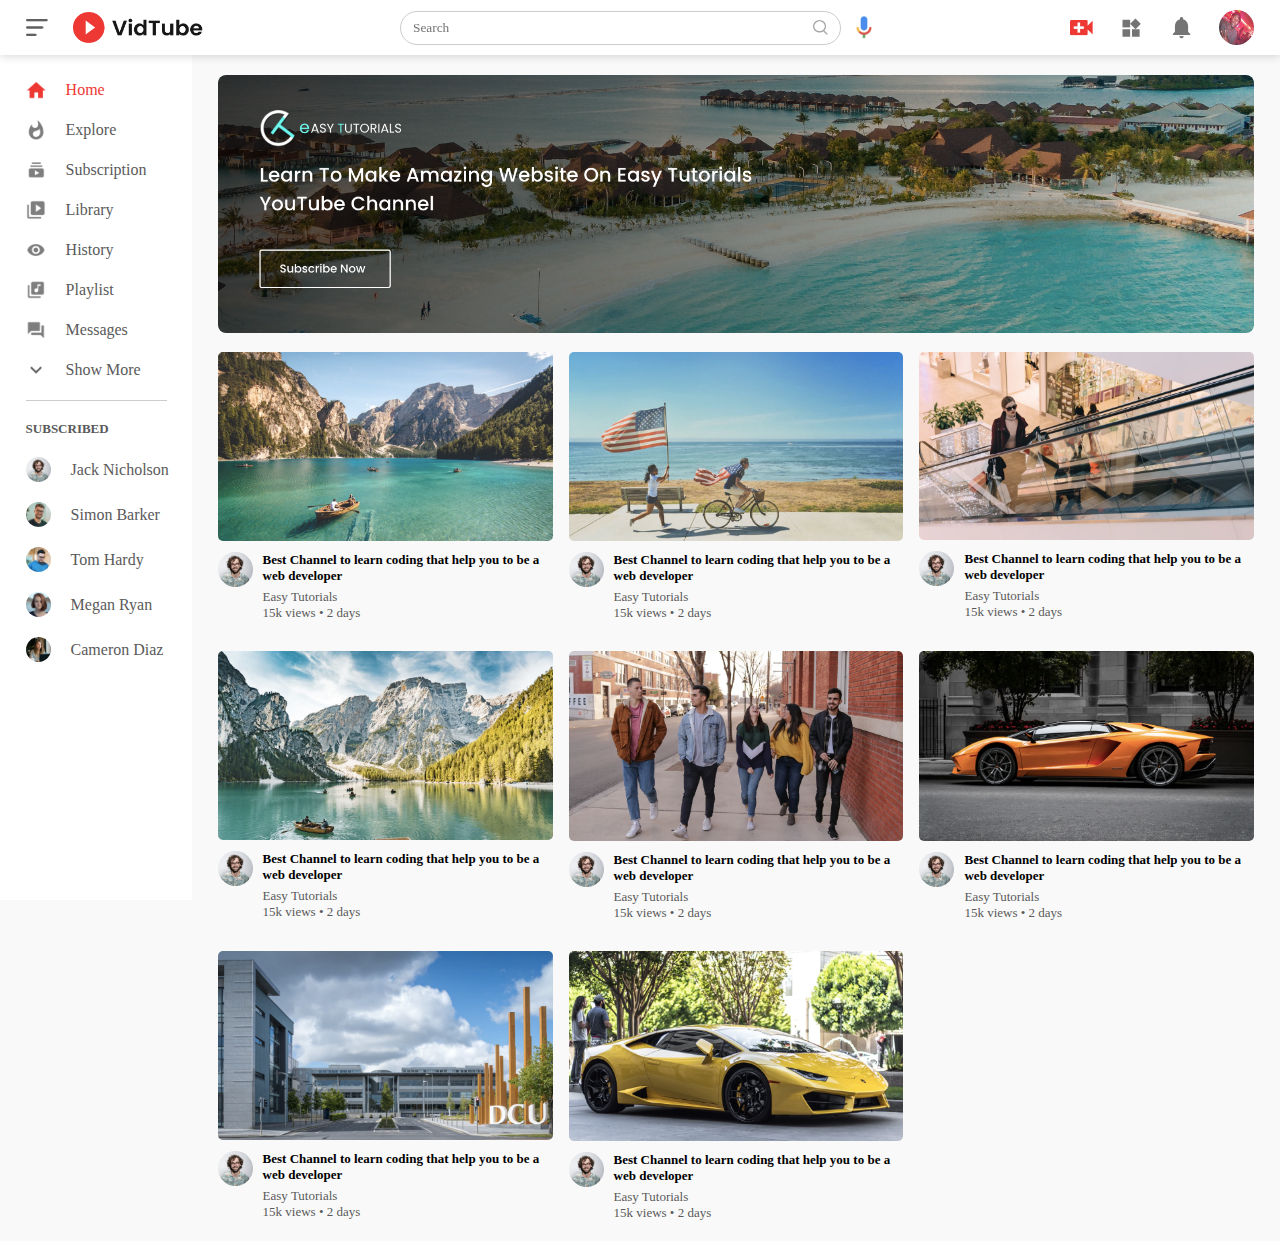
<file: index.html>
<!DOCTYPE html>
<html lang="en">
<head>
    <meta charset="UTF-8">
    <meta http-equiv="X-UA-Compatible" content="IE=edge">
    <meta name="viewport" content="width=device-width, initial-scale=1.0">
    <title>Video Sharing Website - Easy Tutorials Youtube Channel</title>
    <link rel="stylesheet" href="style.css">
    <link rel="manifest" href="manifest.json">
    <link rel="apple-touch-icon" href="images/96.png">
    <meta name="apple-mobile-web-app-status-bar" content="red">
    <meta http-equiv="X-UA-Compatible" content="ie=edge">
    <meta name="theme-color" content="red">
    
</head>
<body>
    <nav class="flex-div">
        <div class="nav-left flex-div">
            <img src="images/menu.png" class="menu-icon">
            <img src="images/logo.png" class="logo">
        </div>
        <div class="nav-middle flex-div">
            <div class="search-box flex-div">
                <input type="text" placeholder="Search">
                <img src="images/search.png" alt="">
            </div>
            <img src="images/voice-search.png" class="mic-icon" alt="">
        </div>
        <div class="nav-right flex-div">
            <img src="images/upload.png" alt="">
            <img src="images/more.png" alt="">
            <img src="images/notification.png" alt="">
           <div id="addiv"><button type="submit" id="btn"style="background:transparent;border-style:none;"><img src="images/sign-out-alt.png" class="user-icon" style="width:25px;" id="myadhom"></button></div>
            <img src="images/me.jpg" class="user-icon">
        </div>
    </nav>
    <!--------Sidebar----------->
    <div class="sidebar">
        <div class="shortcut-links">
            <a href="#"><img src="images/home.png" alt=""><p>Home</p></a>
            <a href="#"><img src="images/explore.png" alt=""><p>Explore</p></a>
            <a href="#"><img src="images/subscriprion.png" alt=""><p>Subscription</p></a>
            <a href="#"><img src="images/library.png" alt=""><p>Library</p></a>
            <a href="#"><img src="images/history.png" alt=""><p>History</p></a>
            <a href="#"><img src="images/playlist.png" alt=""><p>Playlist</p></a>
            <a href="#"><img src="images/messages.png" alt=""><p>Messages</p></a>
            <a href="#"><img src="images/show-more.png" alt=""><p>Show More</p></a>
            <hr>
        </div>
        <div class="subscribed-list">
            <h3>SUBSCRIBED</h3>
            <a href="#"><img src="images/Jack.png"><p>Jack Nicholson</p></a>
            <a href="#"><img src="images/simon.png"><p>Simon Barker</p></a>
            <a href="#"><img src="images/tom.png"><p>Tom Hardy</p></a>
            <a href="#"><img src="images/megan.png"><p>Megan Ryan</p></a>
            <a href="#"><img src="images/cameron.png"><p>Cameron Diaz</p></a>
        </div>
    </div>
    <!----Main-->
    <div class="container">
        <div class="banner">
            <img src="images/banner.png" alt="">
        </div>
        <div class="list-container">
            <div class="vid-list">
                <a href="play-video.html"><img src="images/thumbnail1.png" class="thumbnail" alt=""></a>
                <div class="flex-div">
                    <img src="images/Jack.png" alt="">
                    <div class="vid-info">
                        <a href="play-video.html">Best Channel to learn coding that help you to be a web developer</a>
                        <p>Easy Tutorials</p>
                        <p>15k views &bull; 2 days </p>
                    </div>
                </div>
            </div>
            <div class="vid-list">
                <a href=""><img src="images/thumbnail2.png" class="thumbnail" alt=""></a>
                <div class="flex-div">
                    <img src="images/Jack.png" alt="">
                    <div class="vid-info">
                        <a href="">Best Channel to learn coding that help you to be a web developer</a>
                        <p>Easy Tutorials</p>
                        <p>15k views &bull; 2 days </p>
                    </div>
                </div>
            </div>
            <div class="vid-list">
                <a href=""><img src="images/thumbnail3.png" class="thumbnail" alt=""></a>
                <div class="flex-div">
                    <img src="images/Jack.png" alt="">
                    <div class="vid-info">
                        <a href="">Best Channel to learn coding that help you to be a web developer</a>
                        <p>Easy Tutorials</p>
                        <p>15k views &bull; 2 days </p>
                    </div>
                </div>
            </div>
            <div class="vid-list">
                <a href=""><img src="images/thumbnail4.png" class="thumbnail" alt=""></a>
                <div class="flex-div">
                    <img src="images/Jack.png" alt="">
                    <div class="vid-info">
                        <a href="">Best Channel to learn coding that help you to be a web developer</a>
                        <p>Easy Tutorials</p>
                        <p>15k views &bull; 2 days </p>
                    </div>
                </div>
            </div>
            <div class="vid-list">
                <a href=""><img src="images/thumbnail5.png" class="thumbnail" alt=""></a>
                <div class="flex-div">
                    <img src="images/Jack.png" alt="">
                    <div class="vid-info">
                        <a href="">Best Channel to learn coding that help you to be a web developer</a>
                        <p>Easy Tutorials</p>
                        <p>15k views &bull; 2 days </p>
                    </div>
                </div>
            </div>
            <div class="vid-list">
                <a href=""><img src="images/thumbnail6.png" class="thumbnail" alt=""></a>
                <div class="flex-div">
                    <img src="images/Jack.png" alt="">
                    <div class="vid-info">
                        <a href="">Best Channel to learn coding that help you to be a web developer</a>
                        <p>Easy Tutorials</p>
                        <p>15k views &bull; 2 days </p>
                    </div>
                </div>
            </div>
            <div class="vid-list">
                <a href=""><img src="images/thumbnail7.png" class="thumbnail" alt=""></a>
                <div class="flex-div">
                    <img src="images/Jack.png" alt="">
                    <div class="vid-info">
                        <a href="">Best Channel to learn coding that help you to be a web developer</a>
                        <p>Easy Tutorials</p>
                        <p>15k views &bull; 2 days </p>
                    </div>
                </div>
            </div>
            <div class="vid-list">
                <a href=""><img src="images/thumbnail8.png" class="thumbnail" alt=""></a>
                <div class="flex-div">
                    <img src="images/Jack.png" alt="">
                    <div class="vid-info">
                        <a href="">Best Channel to learn coding that help you to be a web developer</a>
                        <p>Easy Tutorials</p>
                        <p>15k views &bull; 2 days </p>
                    </div>
                </div>
            </div>
        </div>
    </div>
    <script>
        if('serviceWorker' in navigator){
            window.addEventListener('load',function(){
                navigator.serviceWorker.register('sw.js').then(function(registration){
                    console.log('ServiceWorker registration successful width scop: ',registration.scope);
                },function(err){
                    console.log('ServiceWorker registration failed: ', err);
                });
            });
        }

        let defferredPrompt;
        var add = document.getElementById('addiv');
        var btn = document.getElementById('btn');
        add.style.display = 'none';
        window.addEventListener('beforeinstallprompt',(e)=>{
            e.preventDefault();
            defferredPrompt = e;
            add.style.display = 'block';
            btn.addEventListener('click',(e)=>{
                add.style.display = 'none';
                defferredPrompt.prompt();
                defferredPrompt.userChoice.then((choiceResult)=>{
                    if(choiceResult.outcome === 'accepted'){
                        console.log('User accepted the A2HS prompt');
                    }else{
                        console.log('User dismissed the A2HS prompt');
                    }
                    defferredPrompt = null;
                })
            });
        });
    </script>
    <script src="app.js"></script>
</body>
</html>
</file>
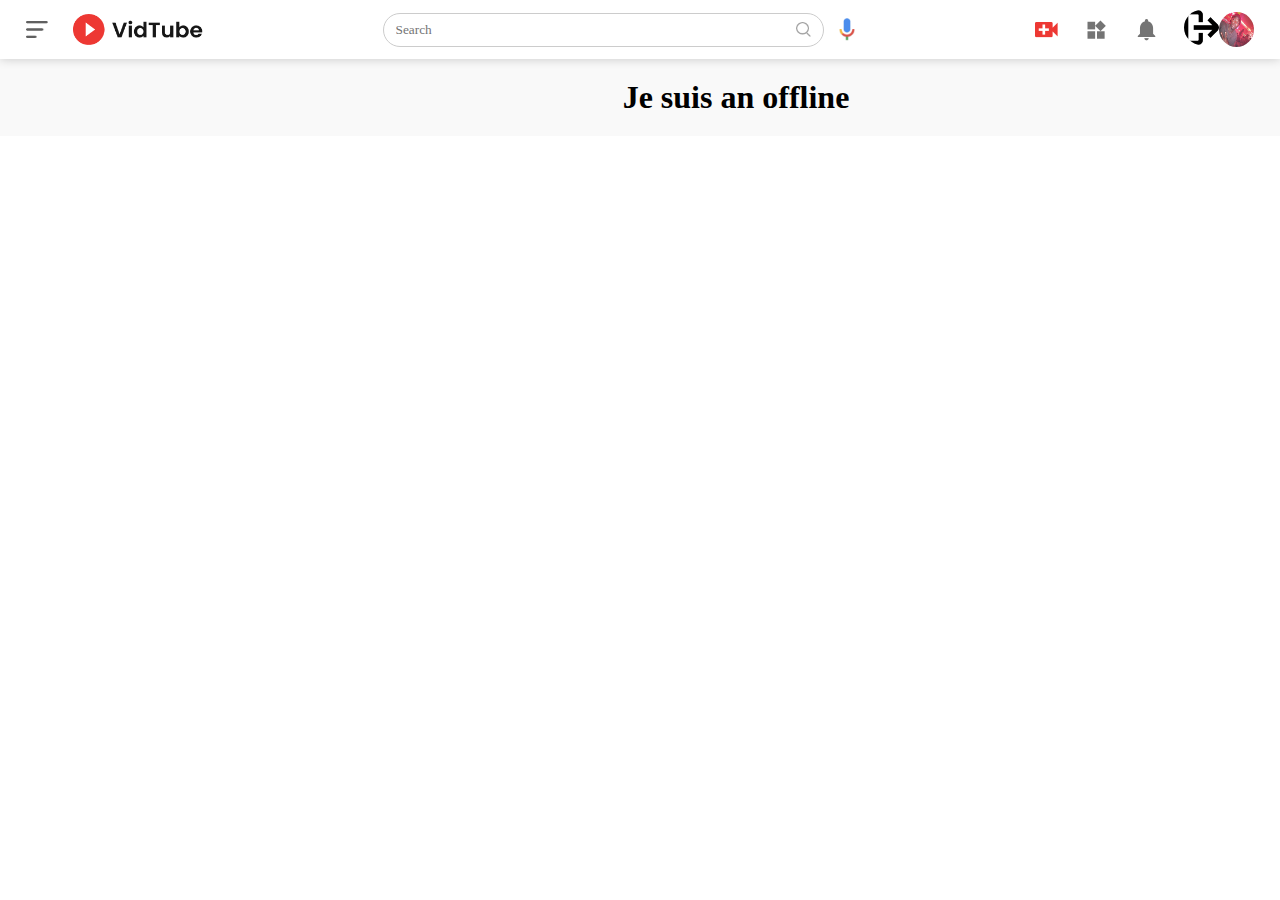
<file: offline.html>
<!DOCTYPE html>
<html lang="en">
<head>
    <meta charset="UTF-8">
    <meta http-equiv="X-UA-Compatible" content="IE=edge">
    <meta name="viewport" content="width=device-width, initial-scale=1.0">
    <title>Video Sharing Website - Easy Tutorials Youtube Channel</title>
    <link rel="stylesheet" href="style.css">
    <link rel="apple-touch-icon" href="images/96.png">
    <meta name="apple-mobile-web-app-status-bar" content="red">
    <meta http-equiv="X-UA-Compatible" content="ie=edge">
    <meta name="theme-color" content="red">
    
</head>
<body>
    <nav class="flex-div">
        <div class="nav-left flex-div">
            <img src="images/menu.png" class="menu-icon">
            <img src="images/logo.png" class="logo">
        </div>
        <div class="nav-middle flex-div">
            <div class="search-box flex-div">
                <input type="text" placeholder="Search">
                <img src="images/search.png" alt="">
            </div>
            <img src="images/voice-search.png" class="mic-icon" alt="">
        </div>
        <div class="nav-right flex-div">
            <img src="images/upload.png" alt="">
            <img src="images/more.png" alt="">
            <img src="images/notification.png" alt="">
           <div id="addiv"><button type="submit" id="btn"style="background:transparent;border-style:none;"><img src="images/sign-out-alt.png" class="user-icon" id="myadhom"></button></div>
            <img src="images/me.jpg" class="user-icon">
        </div>
    </nav>
    <!--------Sidebar----------->

    <!----Main-->
    <div class="container">
       <div align="center">
            <h1>Je suis an offline</h1>
       </div>
    </div>
</body>
</html>
</file>
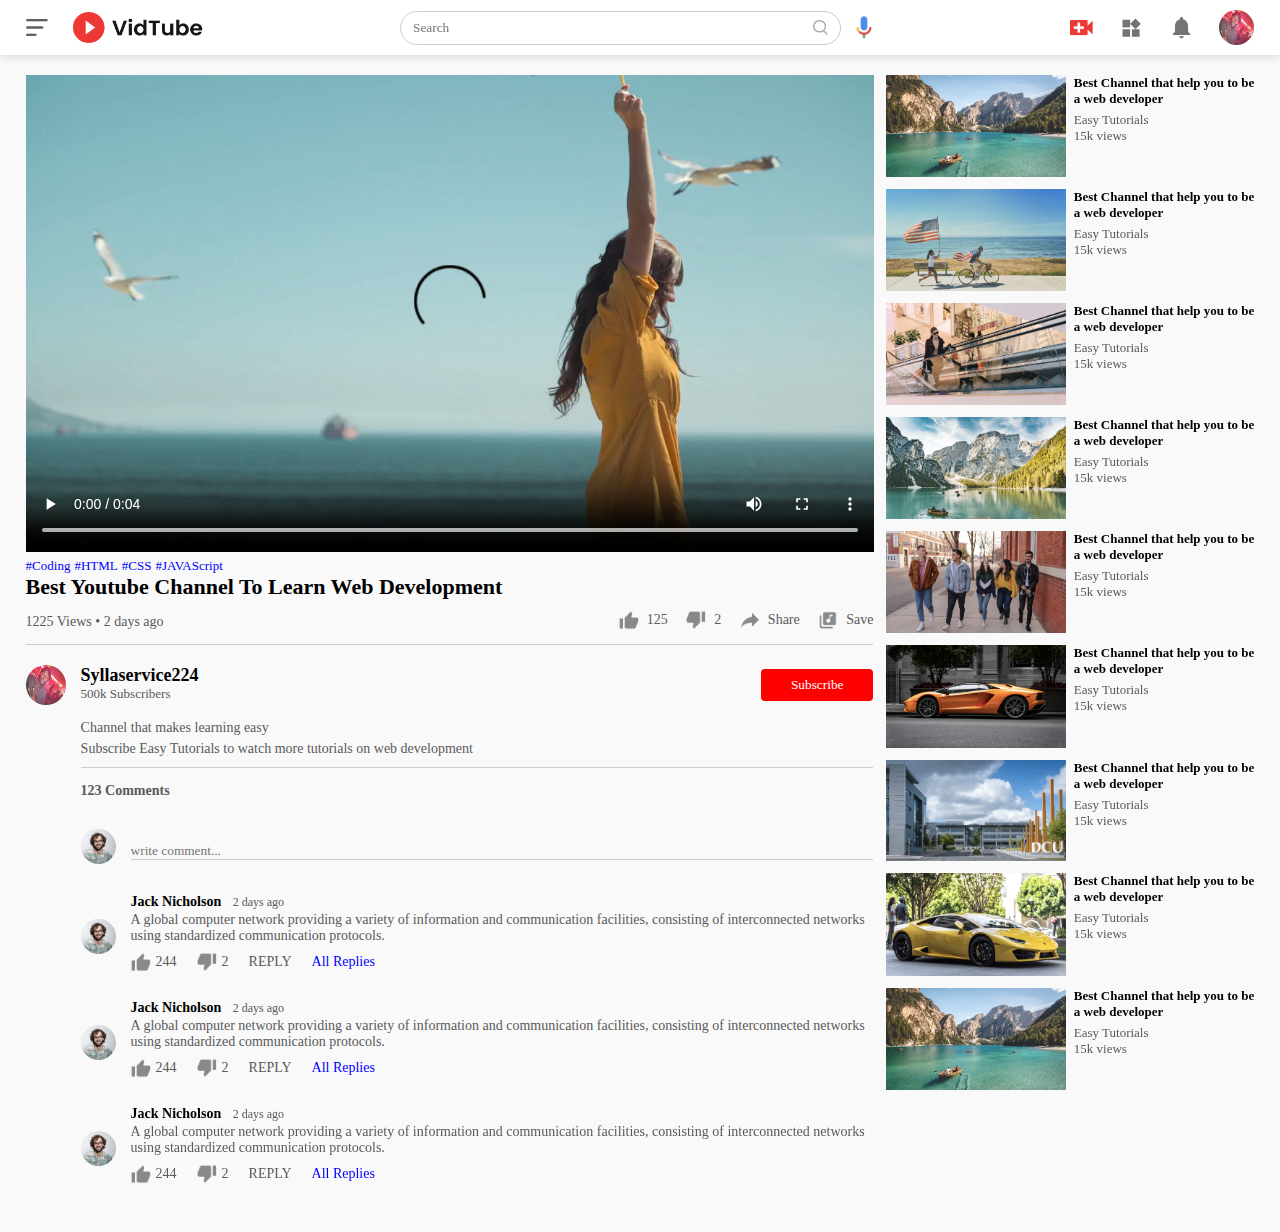
<file: play-video.html>
<!DOCTYPE html>
<html lang="en">
<head>
    <meta charset="UTF-8">
    <meta http-equiv="X-UA-Compatible" content="IE=edge">
    <meta name="viewport" content="width=device-width, initial-scale=1.0">
    <title>Play Video - Easy Tutorials Youtube Channel</title>
    <link rel="stylesheet" href="style.css">
</head>
<body>
    <nav class="flex-div">
        <div class="nav-left flex-div">
            <img src="images/menu.png" class="menu-icon">
            <img src="images/logo.png" class="logo">
        </div>
        <div class="nav-middle flex-div">
            <div class="search-box flex-div">
                <input type="text" placeholder="Search">
                <img src="images/search.png" alt="">
            </div>
            <img src="images/voice-search.png" class="mic-icon" alt="">
        </div>
        <div class="nav-right flex-div">
            <img src="images/upload.png" alt="">
            <img src="images/more.png" alt="">
            <img src="images/notification.png" alt="">
            <img src="images/me.jpg" class="user-icon">
        </div>
    </nav>
    <div class="container play-container">
        <div class="row">
            <div class="play-video">
                <video controls autoplay>
                    <source src="images/video.mp4" type="video/mp4">
                </video>
                <div class="tags">
                    <a href="">#Coding</a>
                    <a href="">#HTML</a>
                    <a href="">#CSS</a>
                    <a href="">#JAVAScript</a>
                </div>
                <h3>Best Youtube Channel To Learn Web Development</h3>
                <div class="play-video-info">
                    <p>1225 Views &bull; 2 days ago</p>
                    <div>
                        <a href=""><img src="images/like.png" alt="">125</a>
                        <a href=""><img src="images/dislike.png" alt="">2</a>
                        <a href=""><img src="images/share.png" alt="">Share</a>
                        <a href=""><img src="images/save.png" alt="">Save</a>
                    </div>
                </div>
                <hr>
                <div class="publisher">
                    <img src="images/me.jpg">
                    <div>
                        <p>Syllaservice224</p>
                        <span>500k Subscribers</span>
                    </div>
                    <button type="button">Subscribe</button>
                </div>
                <div class="vid-description">
                    <p>Channel that makes learning easy</p>
                    <p>Subscribe Easy Tutorials to watch more tutorials on web development</p>
                    <hr>
                    <h4>123 Comments</h4>
                    <div class="add-comment">
                        <img src="images/Jack.png" alt="">
                        <input type="text" placeholder="write comment...">
                    </div>
                    <div class="old-comment">
                        <img src="images/Jack.png" alt="">
                        <div>
                            <h3>Jack Nicholson <span>2 days ago</span></h3>
                             <p>
                                A global computer network providing a variety of information and communication facilities, consisting of interconnected networks using standardized communication protocols.
                             </p>
                             <div class="comment-action">
                                <img src="images/like.png">
                                <span>244</span>
                                <img src="images/dislike.png">
                                <span>2</span>
                                <span>REPLY</span>
                                <a href="">All Replies</a>
                             </div>
                        </div>
                    </div>
                    <div class="old-comment">
                        <img src="images/Jack.png" alt="">
                        <div>
                            <h3>Jack Nicholson <span>2 days ago</span></h3>
                             <p>
                                A global computer network providing a variety of information and communication facilities, consisting of interconnected networks using standardized communication protocols.
                             </p>
                             <div class="comment-action">
                                <img src="images/like.png">
                                <span>244</span>
                                <img src="images/dislike.png">
                                <span>2</span>
                                <span>REPLY</span>
                                <a href="">All Replies</a>
                             </div>
                        </div>
                    </div>
                    <div class="old-comment">
                        <img src="images/Jack.png" alt="">
                        <div>
                            <h3>Jack Nicholson <span>2 days ago</span></h3>
                             <p>
                                A global computer network providing a variety of information and communication facilities, consisting of interconnected networks using standardized communication protocols.
                             </p>
                             <div class="comment-action">
                                <img src="images/like.png">
                                <span>244</span>
                                <img src="images/dislike.png">
                                <span>2</span>
                                <span>REPLY</span>
                                <a href="">All Replies</a>
                             </div>
                        </div>
                    </div>
                </div>
            </div>
            <div class="right-sidebar">
                <div class="side-video-list">
                    <a href="" class="small-thumbnail"><img src="images/thumbnail1.png"></a>
                    <div class="vid-info">
                        <a href="">Best Channel that help you to be a web developer</a>
                        <p>Easy Tutorials</p>
                        <p>15k views</p>
                    </div>
                </div>
                <div class="side-video-list">
                    <a href="" class="small-thumbnail"><img src="images/thumbnail2.png"></a>
                    <div class="vid-info">
                        <a href="">Best Channel that help you to be a web developer</a>
                        <p>Easy Tutorials</p>
                        <p>15k views</p>
                    </div>
                </div>
                <div class="side-video-list">
                    <a href="" class="small-thumbnail"><img src="images/thumbnail3.png"></a>
                    <div class="vid-info">
                        <a href="">Best Channel that help you to be a web developer</a>
                        <p>Easy Tutorials</p>
                        <p>15k views</p>
                    </div>
                </div>
                <div class="side-video-list">
                    <a href="" class="small-thumbnail"><img src="images/thumbnail4.png"></a>
                    <div class="vid-info">
                        <a href="">Best Channel that help you to be a web developer</a>
                        <p>Easy Tutorials</p>
                        <p>15k views</p>
                    </div>
                </div>
                <div class="side-video-list">
                    <a href="" class="small-thumbnail"><img src="images/thumbnail5.png"></a>
                    <div class="vid-info">
                        <a href="">Best Channel that help you to be a web developer</a>
                        <p>Easy Tutorials</p>
                        <p>15k views</p>
                    </div>
                </div>
                <div class="side-video-list">
                    <a href="" class="small-thumbnail"><img src="images/thumbnail6.png"></a>
                    <div class="vid-info">
                        <a href="">Best Channel that help you to be a web developer</a>
                        <p>Easy Tutorials</p>
                        <p>15k views</p>
                    </div>
                </div>
                <div class="side-video-list">
                    <a href="" class="small-thumbnail"><img src="images/thumbnail7.png"></a>
                    <div class="vid-info">
                        <a href="">Best Channel that help you to be a web developer</a>
                        <p>Easy Tutorials</p>
                        <p>15k views</p>
                    </div>
                </div>
                <div class="side-video-list">
                    <a href="" class="small-thumbnail"><img src="images/thumbnail8.png"></a>
                    <div class="vid-info">
                        <a href="">Best Channel that help you to be a web developer</a>
                        <p>Easy Tutorials</p>
                        <p>15k views</p>
                    </div>
                </div>
                <div class="side-video-list">
                    <a href="" class="small-thumbnail"><img src="images/thumbnail1.png"></a>
                    <div class="vid-info">
                        <a href="">Best Channel that help you to be a web developer</a>
                        <p>Easy Tutorials</p>
                        <p>15k views</p>
                    </div>
                </div>
            </div>

        </div>
    </div>

    <script src="app.js"></script>
</body>
</html>
</file>
<file: style.css>
*{
    margin:0;
    padding:0;
    font-family: "popins","sans-serif";
    box-sizing:border-box;
}

a{
    text-decoration: none;
    color: #5a5a5a;
}

img{
    cursor:pointer;
}
.flex-div{
    display: flex;
    align-items: center;
}

nav{
    padding:10px 2%;
    justify-content: space-between;
    box-shadow: 0 0  10px rgba(0, 0, 0 ,0.2);
    background:#fff;
    position: sticky;
    top:0;
    z-index: 10;
}

.nav-right img{
    width:25px;
    margin-right: 25px;
}

.nav-right .user-icon{
    width:35px;
    height: 35px;
    border-radius: 50%;
    margin-right: 0;
}

.nav-left .menu-icon{
    width:22px;
    margin-right: 25px;
}

.nav-left .logo{
    width:130px;
}

.nav-middle .mic-icon{
width:16px;
}

.nav-middle .search-box{
    border:1px solid #ccc;
    margin-right:15px;
    padding:8px 12px;
    border-radius: 25px;
}

.nav-middle .search-box input{
    width: 400px;
    border:0;
    outline: 0;
    background: transparent;
}

.nav-middle .search-box img{
    width:15px;
}

/*Mise en forme du sidebar*/

.sidebar{
    background:#fff;
    width:15%;
    height:100vh;
    position:fixed;
    top:0;
    padding-left: 2%;
    padding-top:80px;
}

.shortcut-links a img{
    width:20px;
    margin-right:20px;
}

.shortcut-links a{
    display:flex;
    align-items: center;
    margin-bottom: 20px;
    width:fit-content;
    flex-wrap: wrap;
}

.shortcut-links a:first-child{
    color:#ed3833;
}

.sidebar hr{
    border:0;
    height:1px;
    background:#ccc;
    width:85%;
}

.subscribed-list h3{
    font-size:13px;
    margin:20px 0;
    color:#5a5a5a;
}

.subscribed-list a{
    display: flex;
    align-items: center;
    margin-bottom: 20px;
    width:fit-content;
    flex-wrap: wrap;
}

.subscribed-list a img{
      width:25px;
      border-radius: 50%;
      margin-right:20px;
}

.small-sidebar{
    width:5%;
}
.small-sidebar a p{
    display:none;
}
.small-sidebar h3{
    display: none;
}

.small-sidebar hr{
    width:50%;
    margin-bottom: 25px;
}

/*-------------------main-----------*/
.container{
    background: #f9f9f9;
    padding-left:17%;
    padding-right:2%;
    padding-top:20px;
    padding-bottom: 20px;
}
.large-container{
    padding-left:7%;
}
.banner{
    width:100%;
}

.banner img{
    width:100%;
    border-radius: 8px;
}

.list-container{
    display:grid;
    grid-template-columns: repeat(auto-fit,minmax(250px,1fr));
    grid-column-gap:16px;
    grid-row-gap:30px;
    margin-top:15px;
}

.vid-list .thumbnail{
    width:100%;
    border-radius: 5px;
}
.vid-list .flex-div{
    align-items: flex-start;
    margin-top:7px;
}

.vid-list .flex-div img{
    width:35px;
    margin-right: 10px;
    border-radius: 50%;
}

.vid-info{
    color:#5a5a5a;
    font-size:13px;
}

.vid-info a{
    color: #000;
    font-weight: 600;
    display: block;
    margin-bottom: 5px;
}

@media(max-width:900px) {
    .menu-icon{
        display: none;
    }
    .sidebar{
        display: none;
    }
    .container, .large-container{
        padding-left:5%;
        padding-right:5%;
    }

    .nav-right img{
        display: none;
    }
    .nav-right .user-icon{
        display: block;
        width:30px;
    }
    .nav-right #myadhom{
        display: block;
        width:30px;
    }
    .nav-middle .search-box input{
        width:100px;
    }
    .nav-middle .mic-icon{
        display: none;
    }
    .logo{
        width:90px;
    }
}


/*****play-video page*****/

.play-container{
    padding-left:2%;
}

.row{
    display: flex;
    justify-content: space-between;
    flex-wrap: wrap;
}

.play-video{
    flex-basis:69%;
}

.right-sidebar{
flex-basis: 30%;
}

.play-video video{
    width:100%;
}

.side-video-list{
    display: flex;
    justify-content: space-between;
    margin-bottom: 8px;
}
.side-video-list img{
    width: 100%;
}
.side-video-list .small-thumbnail{
    flex-basis: 49%;
}

.side-video-list .vid-info{
    flex-basis: 49%;
}

.play-container .tags a{
    color:#0000ff;
    font-size:13px;
}

.play-video h3{
    font-weight: 600;
    font-size:22px;
}

.play-video .play-video-info{
    display: flex;
    align-items: center;
     justify-content: space-between;
     flex-wrap: wrap;
     margin-top:10px;
     font-size:14px;
     color:#5a5a5a;
}

.play-video .play-video-info a img{
    width:20px;
    margin-right: 8px;
}

.play-video .play-video-info a{
    display: inline-flex;
    align-items: center;
    margin-left:15px;
}

.play-video hr{
    border:0px;
    height:1px;
    background: #ccc;
    margin:10px 0;
}
.publisher{
    display: flex;
    align-items:center;
    margin-top:20px;
}

.publisher div{
    flex:1;
    line-height: 18px;
}

.publisher img{
    width:40px;
    height: 40px;
    border-radius: 50%;
    margin-right: 15px;
}

.publisher div p{
    color:#000;
    font-weight: 600;
    font-size: 18px;
}

.publisher div span{
    font-size:13px;
    color: #5a5a5a;
}

.publisher button{
    background: red;
    color:#fff;
    padding:8px 30px;
    border:0;
    outline: 0;
    border-radius: 4px;
    cursor:pointer;
}

.vid-description{
    padding-left: 55px;
    margin:15px 0;
}
.vid-description p{
    font-size:14px;
    margin-bottom: 5px;
    color: #5a5a5a;
}

.vid-description h4{
    font-size: 14px;
    color: #5a5a5a;
    margin-top:15px;
}

.add-comment{
    display: flex;
    align-items: center;
    margin:30px 0;
}

.add-comment img{
    width:35px;
    border-radius: 50%;
    margin-right: 15px;
}

.add-comment input{
    border:0;
    outline:0;
    border-bottom: 1px solid #ccc;
    width:100%;
    padding-top:10px;
    background:transparent;
}

.old-comment{
    display: flex;
    align-items: center;
    margin:20px 0;
}

.old-comment img{
    width:35px;
    border-radius: 50%;
    margin-right:15px;
}

.old-comment h3{
    font-size: 14px;
    margin-bottom: 2px;
}

.old-comment h3 span{
    font-size:12px;
    color:#5a5a5a;
    font-weight: 500;
    margin-left: 8px;
}

.old-comment .comment-action{
display: flex;
align-items: center;
margin:8px 0;
font-size: 14px;
}

.old-comment .comment-action img{
    border-radius: 0;
    width:20px;
    margin-right: 5px;
}

.old-comment .comment-action span{
    margin-right: 20px;
    color:#5a5a5a;
}

.old-comment .comment-action a{
    color:#0000ff;
}

@media(max-width:900px){
    .play-video{
        flex-basis: 100%;
    }
    .right-sidebar{
        flex-basis: 100%;
    }
    .play-container{
        padding-left:5%;
    }
    .vid-description{
        padding-left: 0;
    }

    .play-video .play-video-info a{
     margin-left: 0;
        margin-right: 15px;
        margin-top:15px;

    }
}
</file>
